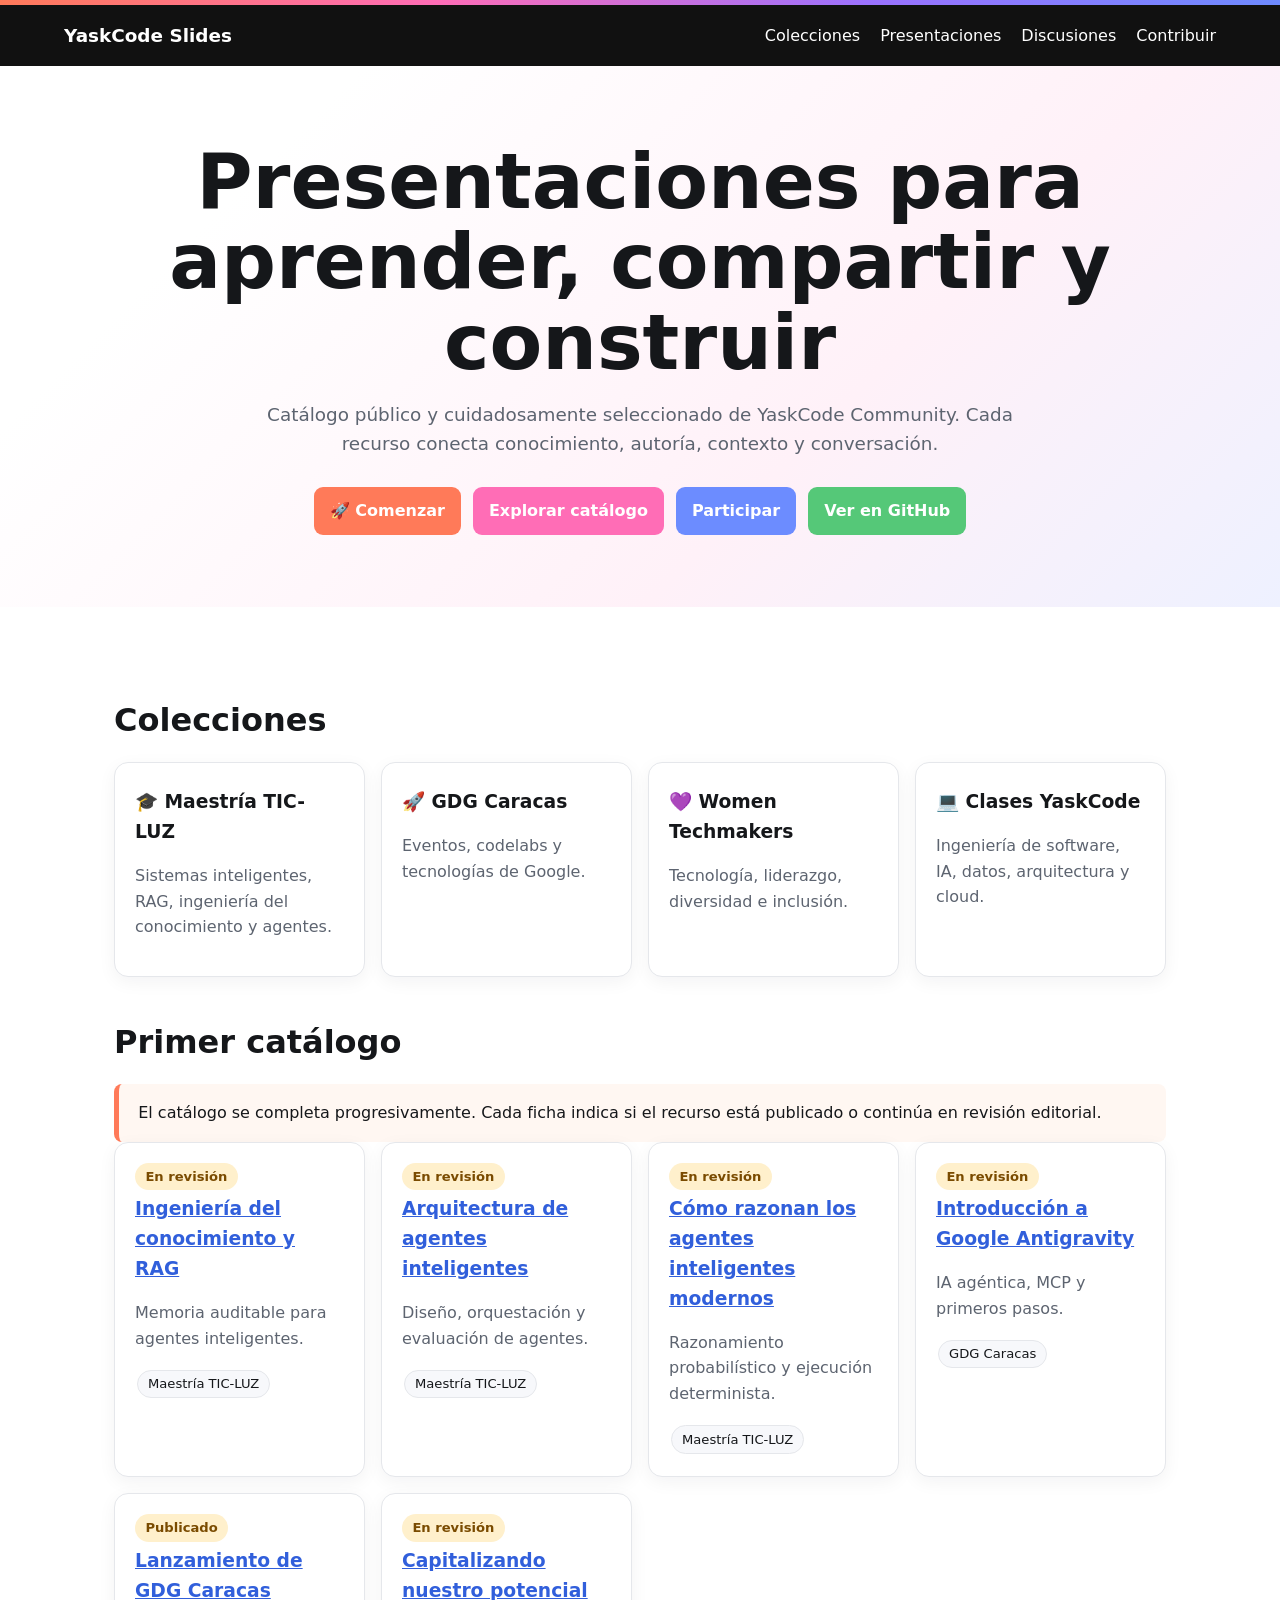
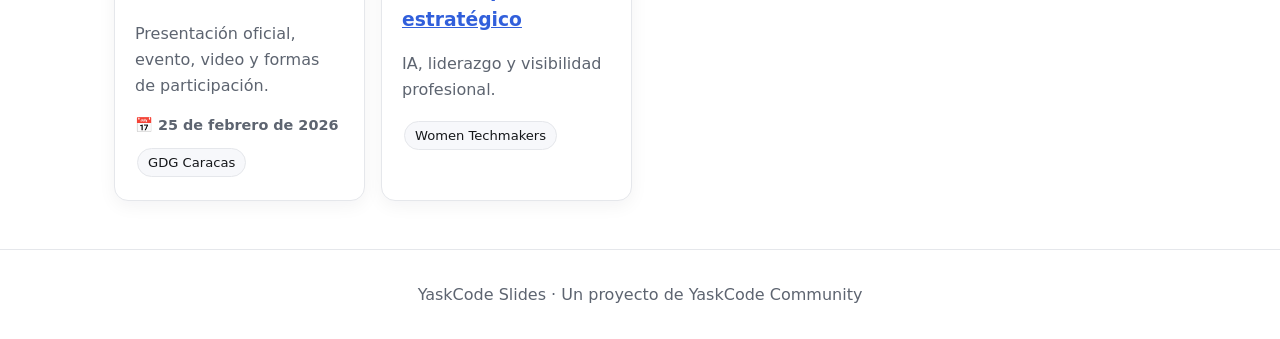
<file: docs/index.html>
<!doctype html><html lang="es"><head><meta charset="utf-8"><meta name="viewport" content="width=device-width,initial-scale=1"><title>YaskCode Slides | Presentaciones educativas</title><meta name="description" content="Catálogo de presentaciones educativas sobre inteligencia artificial, ingeniería de software, datos, cloud y comunidades tecnológicas."><link rel="canonical" href="https://yaskcode-community.github.io/yaskcode-slides/"><meta property="og:title" content="YaskCode Slides"><meta property="og:description" content="Presentaciones educativas para aprender, compartir y construir."><meta property="og:type" content="website"><meta property="og:url" content="https://yaskcode-community.github.io/yaskcode-slides/"><link rel="stylesheet" href="assets/styles.css"></head><body><header><nav><strong>YaskCode Slides</strong><a href="#colecciones">Colecciones</a><a href="#presentaciones">Presentaciones</a><a href="https://github.com/orgs/YaskCode-community/discussions">Discusiones</a><a href="https://github.com/YaskCode-community/yaskcode-slides/blob/main/SUBMISSION_GUIDE.md">Contribuir</a></nav></header><section class="hero"><h1>Presentaciones para aprender, compartir y construir</h1><p>Catálogo público y cuidadosamente seleccionado de YaskCode Community. Cada recurso conecta conocimiento, autoría, contexto y conversación.</p><div class="actions"><a class="button orange" href="https://github.com/orgs/YaskCode-community/discussions/2">🚀 Comenzar</a><a class="button pink" href="#presentaciones">Explorar catálogo</a><a class="button" href="https://github.com/orgs/YaskCode-community/discussions">Participar</a><a class="button green" href="https://github.com/YaskCode-community/yaskcode-slides">Ver en GitHub</a></div></section><main><section id="colecciones"><h2>Colecciones</h2><div class="collections"><article class="card"><h3>🎓 Maestría TIC-LUZ</h3><p>Sistemas inteligentes, RAG, ingeniería del conocimiento y agentes.</p></article><article class="card"><h3>🚀 GDG Caracas</h3><p>Eventos, codelabs y tecnologías de Google.</p></article><article class="card"><h3>💜 Women Techmakers</h3><p>Tecnología, liderazgo, diversidad e inclusión.</p></article><article class="card"><h3>💻 Clases YaskCode</h3><p>Ingeniería de software, IA, datos, arquitectura y cloud.</p></article></div></section><section id="presentaciones"><h2>Primer catálogo</h2><div class="notice">El catálogo se completa progresivamente. Cada ficha indica si el recurso está publicado o continúa en revisión editorial.</div><div class="cards"><article class="card"><span class="status">En revisión</span><h3><a href="presentations/ingenieria-del-conocimiento-rag/">Ingeniería del conocimiento y RAG</a></h3><p>Memoria auditable para agentes inteligentes.</p><span class="tag">Maestría TIC-LUZ</span></article><article class="card"><span class="status">En revisión</span><h3><a href="presentations/arquitectura-agentes-inteligentes/">Arquitectura de agentes inteligentes</a></h3><p>Diseño, orquestación y evaluación de agentes.</p><span class="tag">Maestría TIC-LUZ</span></article><article class="card"><span class="status">En revisión</span><h3><a href="presentations/como-razonan-agentes-inteligentes/">Cómo razonan los agentes inteligentes modernos</a></h3><p>Razonamiento probabilístico y ejecución determinista.</p><span class="tag">Maestría TIC-LUZ</span></article><article class="card"><span class="status">En revisión</span><h3><a href="presentations/introduccion-google-antigravity/">Introducción a Google Antigravity</a></h3><p>IA agéntica, MCP y primeros pasos.</p><span class="tag">GDG Caracas</span></article><article class="card"><span class="status">Publicado</span><h3><a href="presentations/lanzamiento-gdg-caracas/">Lanzamiento de GDG Caracas</a></h3><p>Presentación oficial, evento, video y formas de participación.</p><p class="card-date"><span aria-hidden="true">📅</span> <time datetime="2026-02-25">25 de febrero de 2026</time></p><span class="tag">GDG Caracas</span></article><article class="card"><span class="status">En revisión</span><h3><a href="presentations/capitalizando-potencial-estrategico/">Capitalizando nuestro potencial estratégico</a></h3><p>IA, liderazgo y visibilidad profesional.</p><span class="tag">Women Techmakers</span></article></div></section></main><footer>YaskCode Slides · Un proyecto de YaskCode Community</footer></body></html>
</file>
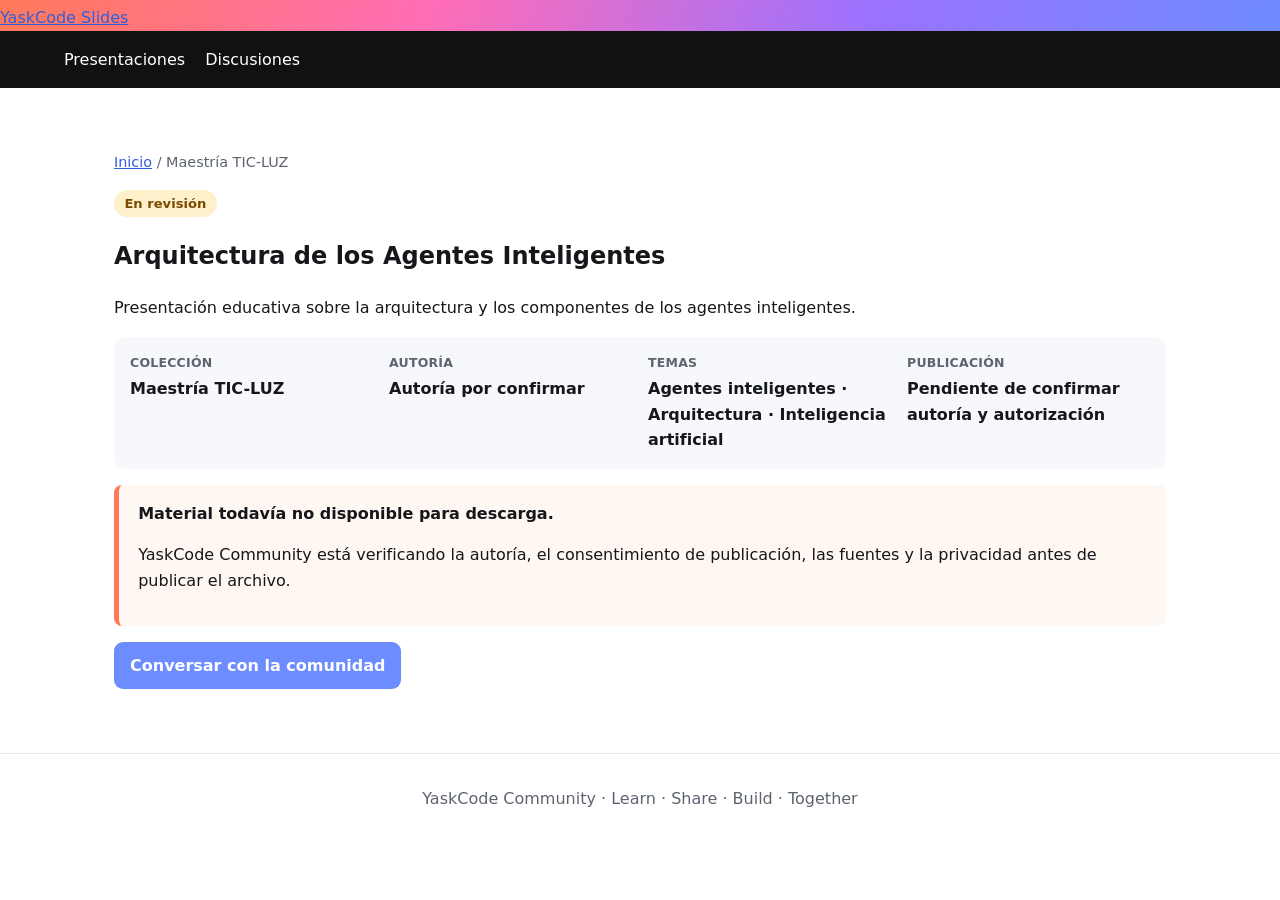
<file: docs/presentations/arquitectura-agentes-inteligentes/index.html>
<!doctype html>
<html lang="es">
<head>
  <meta charset="utf-8">
  <meta name="viewport" content="width=device-width,initial-scale=1">
  <title>Arquitectura de los Agentes Inteligentes | YaskCode Slides</title>
  <meta name="description" content="Presentación educativa sobre la arquitectura y los componentes de los agentes inteligentes.">
  <link rel="canonical" href="https://yaskcode-community.github.io/yaskcode-slides/presentations/arquitectura-agentes-inteligentes/">
  <meta property="og:type" content="article">
  <meta property="og:title" content="Arquitectura de los Agentes Inteligentes | YaskCode Slides">
  <meta property="og:description" content="Presentación educativa sobre la arquitectura y los componentes de los agentes inteligentes.">
  <meta property="og:url" content="https://yaskcode-community.github.io/yaskcode-slides/presentations/arquitectura-agentes-inteligentes/">
  <link rel="stylesheet" href="../../assets/styles.css">
</head>
<body>
  <header class="site-header">
    <a class="brand" href="../../">YaskCode Slides</a>
    <nav><a href="../../#presentaciones">Presentaciones</a> <a href="https://github.com/orgs/YaskCode-community/discussions">Discusiones</a></nav>
  </header>
  <main class="container">
    <p class="breadcrumb"><a href="../../">Inicio</a> / Maestría TIC-LUZ</p>
    <article>
      <span class="status">En revisión</span>
      <h1>Arquitectura de los Agentes Inteligentes</h1>
      <p class="lead">Presentación educativa sobre la arquitectura y los componentes de los agentes inteligentes.</p>
      <dl class="meta">
        <div><dt>Colección</dt><dd>Maestría TIC-LUZ</dd></div>
        <div><dt>Autoría</dt><dd>Autoría por confirmar</dd></div>
        <div><dt>Temas</dt><dd>Agentes inteligentes · Arquitectura · Inteligencia artificial</dd></div>
        <div><dt>Publicación</dt><dd>Pendiente de confirmar autoría y autorización</dd></div>
      </dl>
      <div class="notice">
        <strong>Material todavía no disponible para descarga.</strong>
        <p>YaskCode Community está verificando la autoría, el consentimiento de publicación, las fuentes y la privacidad antes de publicar el archivo.</p>
      </div>
      <p><a class="button purple" href="https://github.com/orgs/YaskCode-community/discussions">Conversar con la comunidad</a></p>
    </article>
  </main>
  <footer class="site-footer">YaskCode Community · Learn · Share · Build · Together</footer>
</body>
</html>
</file>
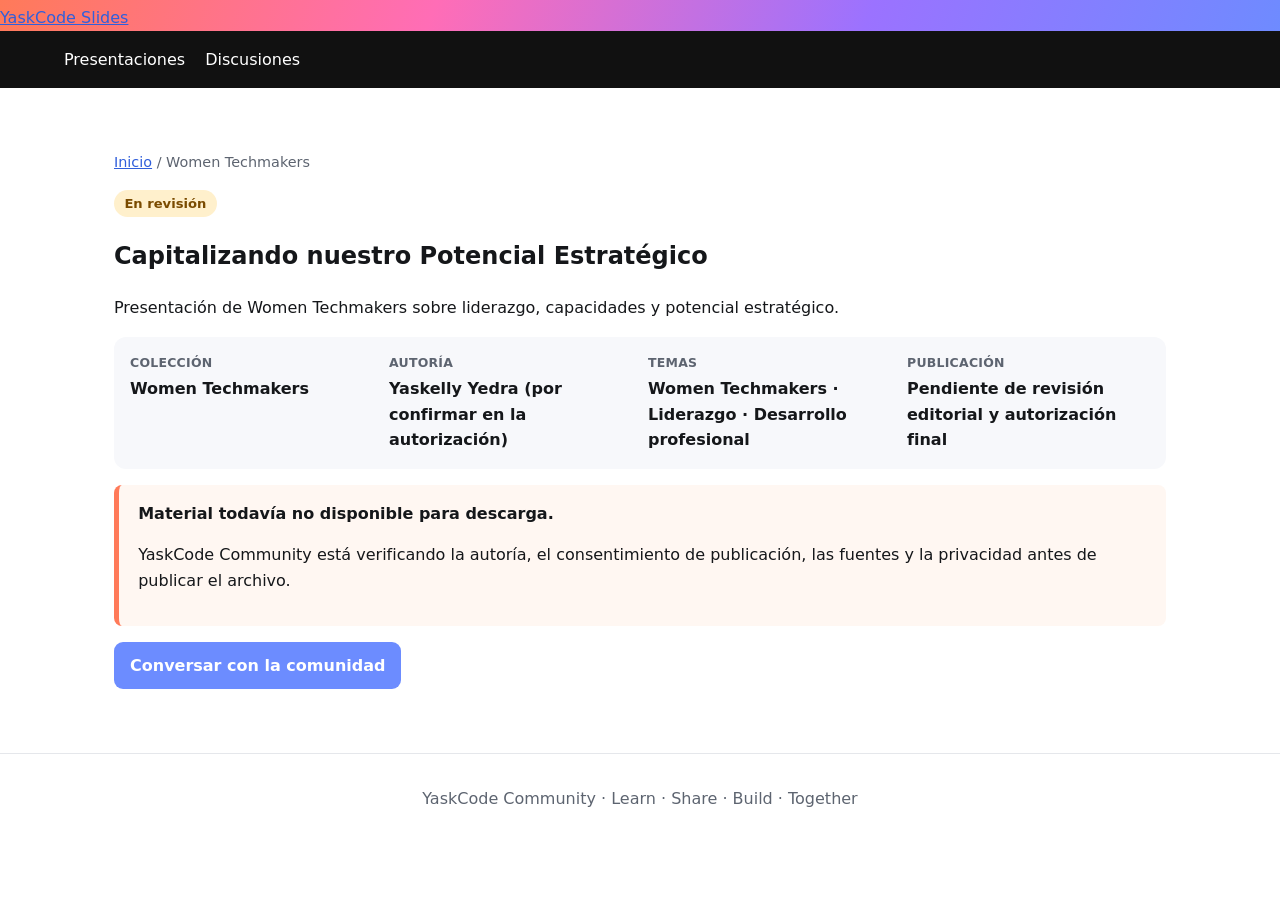
<file: docs/presentations/capitalizando-potencial-estrategico/index.html>
<!doctype html>
<html lang="es">
<head>
  <meta charset="utf-8">
  <meta name="viewport" content="width=device-width,initial-scale=1">
  <title>Capitalizando nuestro Potencial Estratégico | YaskCode Slides</title>
  <meta name="description" content="Presentación de Women Techmakers sobre liderazgo, capacidades y potencial estratégico.">
  <link rel="canonical" href="https://yaskcode-community.github.io/yaskcode-slides/presentations/capitalizando-potencial-estrategico/">
  <meta property="og:type" content="article">
  <meta property="og:title" content="Capitalizando nuestro Potencial Estratégico | YaskCode Slides">
  <meta property="og:description" content="Presentación de Women Techmakers sobre liderazgo, capacidades y potencial estratégico.">
  <meta property="og:url" content="https://yaskcode-community.github.io/yaskcode-slides/presentations/capitalizando-potencial-estrategico/">
  <link rel="stylesheet" href="../../assets/styles.css">
</head>
<body>
  <header class="site-header">
    <a class="brand" href="../../">YaskCode Slides</a>
    <nav><a href="../../#presentaciones">Presentaciones</a> <a href="https://github.com/orgs/YaskCode-community/discussions">Discusiones</a></nav>
  </header>
  <main class="container">
    <p class="breadcrumb"><a href="../../">Inicio</a> / Women Techmakers</p>
    <article>
      <span class="status">En revisión</span>
      <h1>Capitalizando nuestro Potencial Estratégico</h1>
      <p class="lead">Presentación de Women Techmakers sobre liderazgo, capacidades y potencial estratégico.</p>
      <dl class="meta">
        <div><dt>Colección</dt><dd>Women Techmakers</dd></div>
        <div><dt>Autoría</dt><dd>Yaskelly Yedra (por confirmar en la autorización)</dd></div>
        <div><dt>Temas</dt><dd>Women Techmakers · Liderazgo · Desarrollo profesional</dd></div>
        <div><dt>Publicación</dt><dd>Pendiente de revisión editorial y autorización final</dd></div>
      </dl>
      <div class="notice">
        <strong>Material todavía no disponible para descarga.</strong>
        <p>YaskCode Community está verificando la autoría, el consentimiento de publicación, las fuentes y la privacidad antes de publicar el archivo.</p>
      </div>
      <p><a class="button purple" href="https://github.com/orgs/YaskCode-community/discussions">Conversar con la comunidad</a></p>
    </article>
  </main>
  <footer class="site-footer">YaskCode Community · Learn · Share · Build · Together</footer>
</body>
</html>
</file>
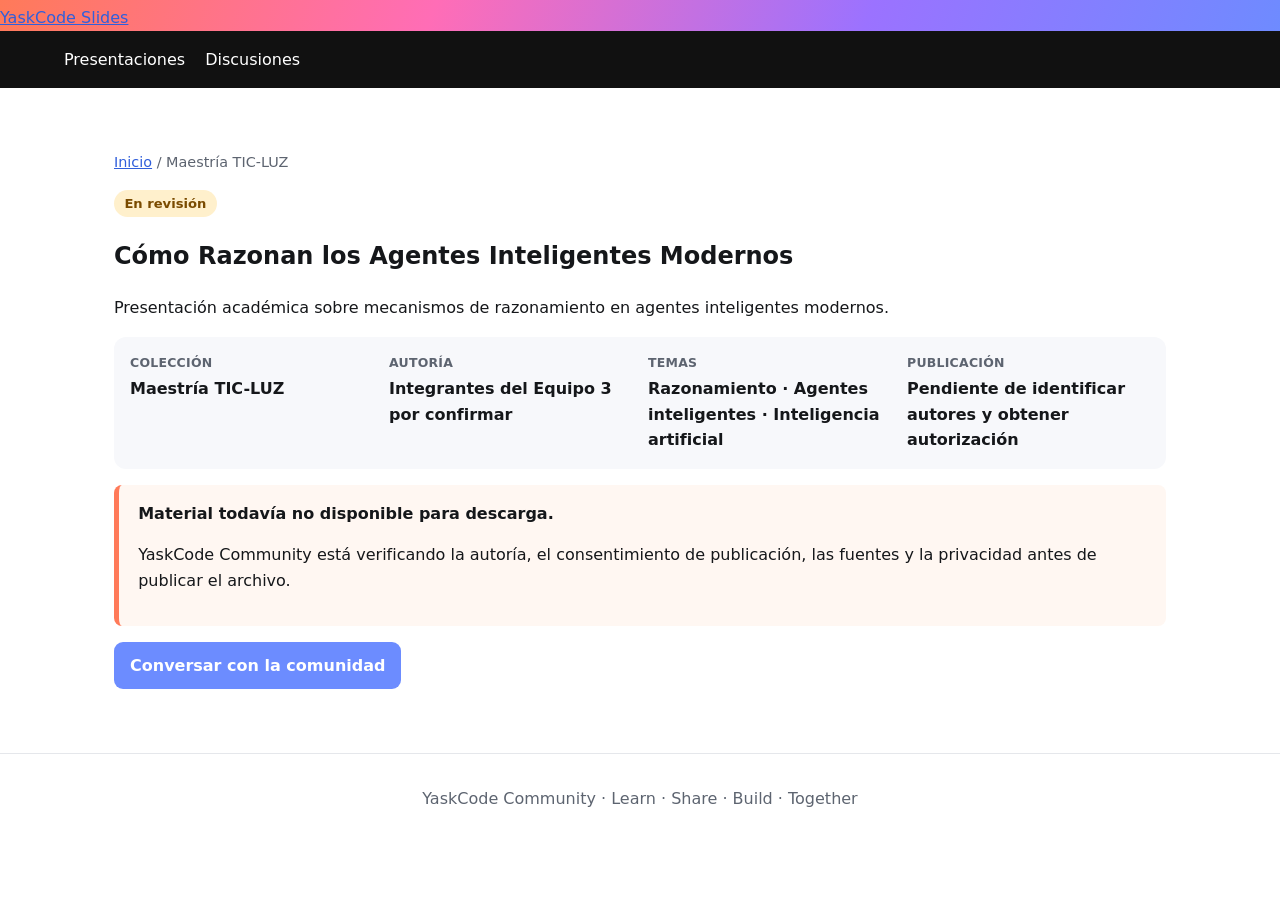
<file: docs/presentations/como-razonan-agentes-inteligentes/index.html>
<!doctype html>
<html lang="es">
<head>
  <meta charset="utf-8">
  <meta name="viewport" content="width=device-width,initial-scale=1">
  <title>Cómo Razonan los Agentes Inteligentes Modernos | YaskCode Slides</title>
  <meta name="description" content="Presentación académica sobre mecanismos de razonamiento en agentes inteligentes modernos.">
  <link rel="canonical" href="https://yaskcode-community.github.io/yaskcode-slides/presentations/como-razonan-agentes-inteligentes/">
  <meta property="og:type" content="article">
  <meta property="og:title" content="Cómo Razonan los Agentes Inteligentes Modernos | YaskCode Slides">
  <meta property="og:description" content="Presentación académica sobre mecanismos de razonamiento en agentes inteligentes modernos.">
  <meta property="og:url" content="https://yaskcode-community.github.io/yaskcode-slides/presentations/como-razonan-agentes-inteligentes/">
  <link rel="stylesheet" href="../../assets/styles.css">
</head>
<body>
  <header class="site-header">
    <a class="brand" href="../../">YaskCode Slides</a>
    <nav><a href="../../#presentaciones">Presentaciones</a> <a href="https://github.com/orgs/YaskCode-community/discussions">Discusiones</a></nav>
  </header>
  <main class="container">
    <p class="breadcrumb"><a href="../../">Inicio</a> / Maestría TIC-LUZ</p>
    <article>
      <span class="status">En revisión</span>
      <h1>Cómo Razonan los Agentes Inteligentes Modernos</h1>
      <p class="lead">Presentación académica sobre mecanismos de razonamiento en agentes inteligentes modernos.</p>
      <dl class="meta">
        <div><dt>Colección</dt><dd>Maestría TIC-LUZ</dd></div>
        <div><dt>Autoría</dt><dd>Integrantes del Equipo 3 por confirmar</dd></div>
        <div><dt>Temas</dt><dd>Razonamiento · Agentes inteligentes · Inteligencia artificial</dd></div>
        <div><dt>Publicación</dt><dd>Pendiente de identificar autores y obtener autorización</dd></div>
      </dl>
      <div class="notice">
        <strong>Material todavía no disponible para descarga.</strong>
        <p>YaskCode Community está verificando la autoría, el consentimiento de publicación, las fuentes y la privacidad antes de publicar el archivo.</p>
      </div>
      <p><a class="button purple" href="https://github.com/orgs/YaskCode-community/discussions">Conversar con la comunidad</a></p>
    </article>
  </main>
  <footer class="site-footer">YaskCode Community · Learn · Share · Build · Together</footer>
</body>
</html>
</file>
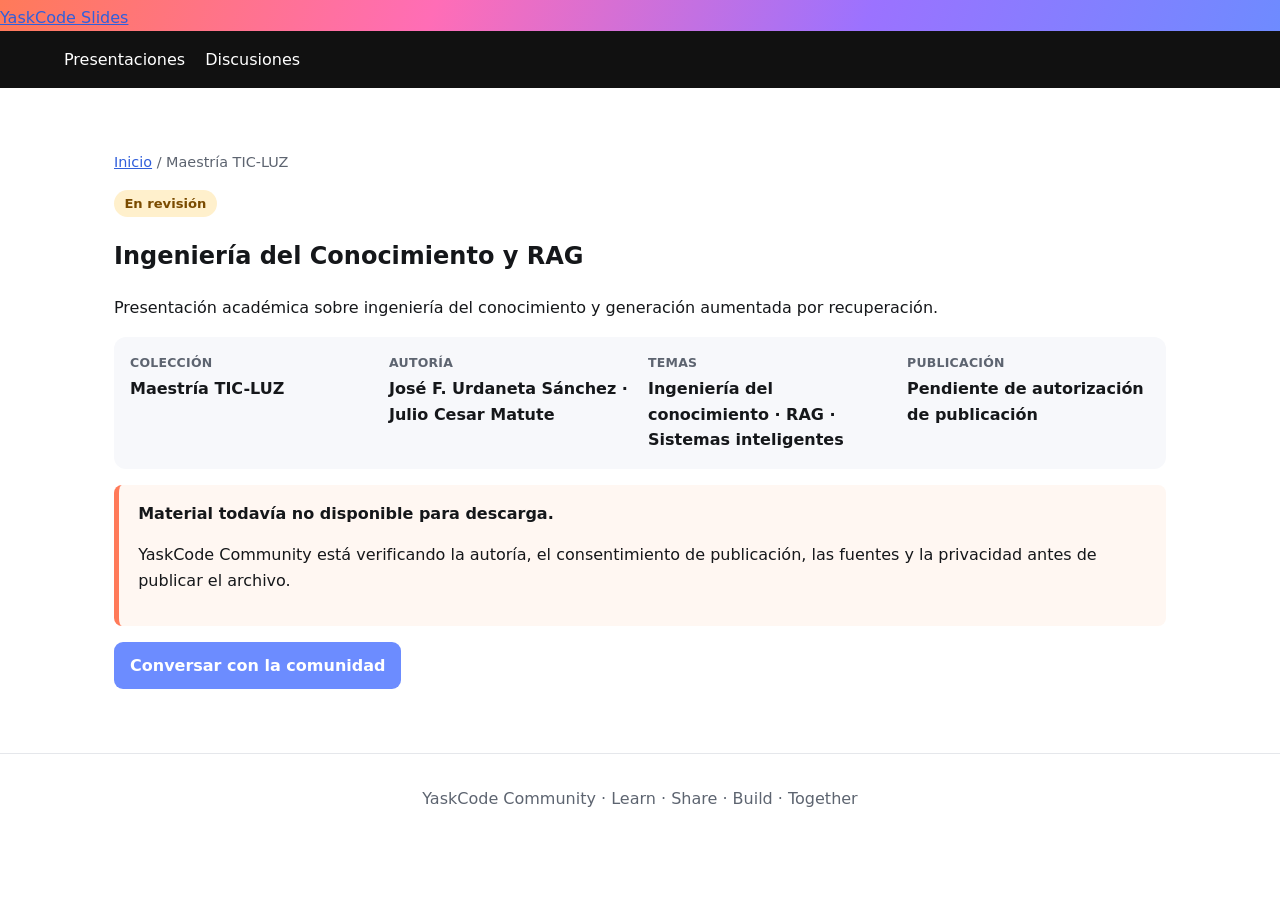
<file: docs/presentations/ingenieria-del-conocimiento-rag/index.html>
<!doctype html>
<html lang="es">
<head>
  <meta charset="utf-8">
  <meta name="viewport" content="width=device-width,initial-scale=1">
  <title>Ingeniería del Conocimiento y RAG | YaskCode Slides</title>
  <meta name="description" content="Presentación académica sobre ingeniería del conocimiento y generación aumentada por recuperación.">
  <link rel="canonical" href="https://yaskcode-community.github.io/yaskcode-slides/presentations/ingenieria-del-conocimiento-rag/">
  <meta property="og:type" content="article">
  <meta property="og:title" content="Ingeniería del Conocimiento y RAG | YaskCode Slides">
  <meta property="og:description" content="Presentación académica sobre ingeniería del conocimiento y generación aumentada por recuperación.">
  <meta property="og:url" content="https://yaskcode-community.github.io/yaskcode-slides/presentations/ingenieria-del-conocimiento-rag/">
  <link rel="stylesheet" href="../../assets/styles.css">
</head>
<body>
  <header class="site-header">
    <a class="brand" href="../../">YaskCode Slides</a>
    <nav><a href="../../#presentaciones">Presentaciones</a> <a href="https://github.com/orgs/YaskCode-community/discussions">Discusiones</a></nav>
  </header>
  <main class="container">
    <p class="breadcrumb"><a href="../../">Inicio</a> / Maestría TIC-LUZ</p>
    <article>
      <span class="status">En revisión</span>
      <h1>Ingeniería del Conocimiento y RAG</h1>
      <p class="lead">Presentación académica sobre ingeniería del conocimiento y generación aumentada por recuperación.</p>
      <dl class="meta">
        <div><dt>Colección</dt><dd>Maestría TIC-LUZ</dd></div>
        <div><dt>Autoría</dt><dd>José F. Urdaneta Sánchez · Julio Cesar Matute</dd></div>
        <div><dt>Temas</dt><dd>Ingeniería del conocimiento · RAG · Sistemas inteligentes</dd></div>
        <div><dt>Publicación</dt><dd>Pendiente de autorización de publicación</dd></div>
      </dl>
      <div class="notice">
        <strong>Material todavía no disponible para descarga.</strong>
        <p>YaskCode Community está verificando la autoría, el consentimiento de publicación, las fuentes y la privacidad antes de publicar el archivo.</p>
      </div>
      <p><a class="button purple" href="https://github.com/orgs/YaskCode-community/discussions">Conversar con la comunidad</a></p>
    </article>
  </main>
  <footer class="site-footer">YaskCode Community · Learn · Share · Build · Together</footer>
</body>
</html>
</file>
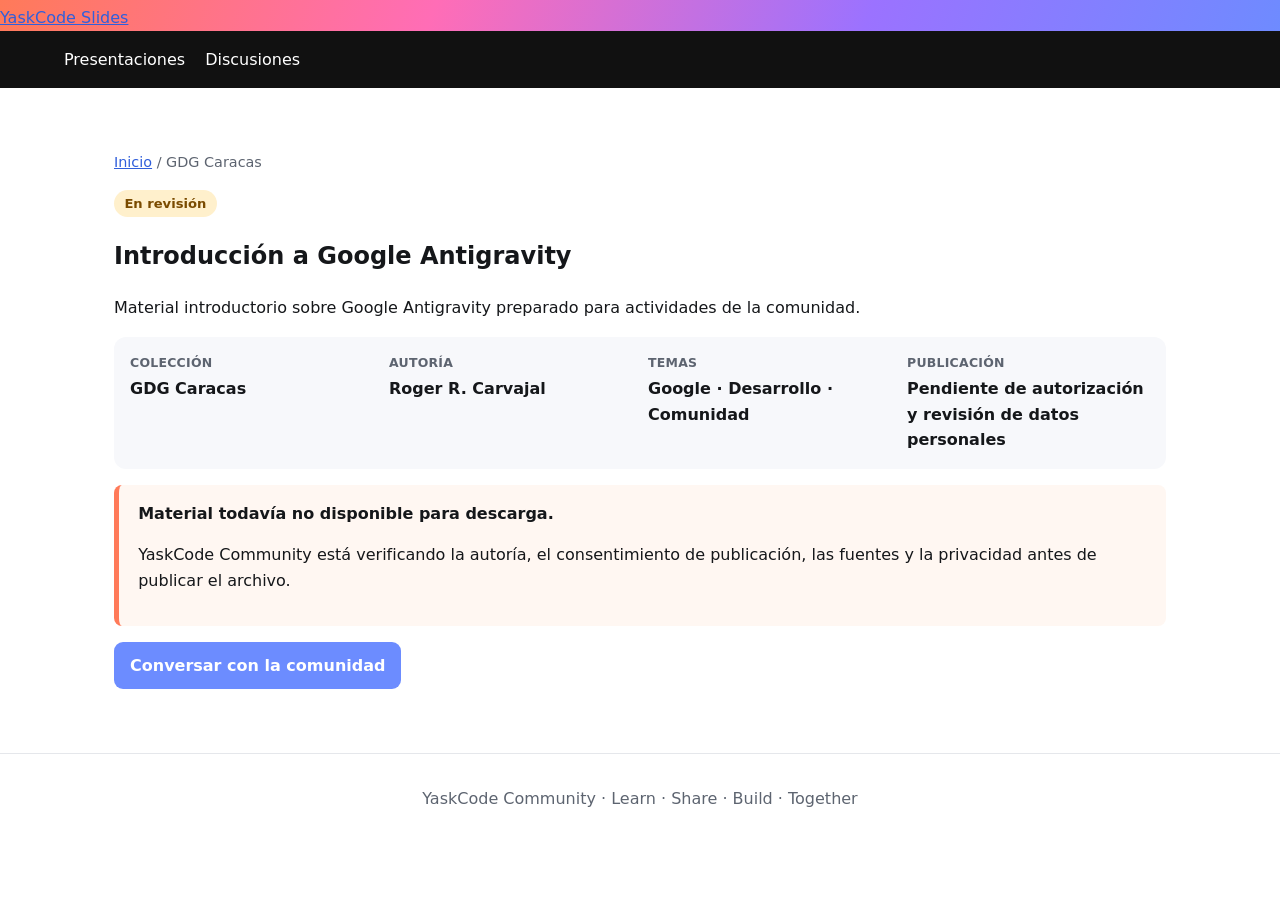
<file: docs/presentations/introduccion-google-antigravity/index.html>
<!doctype html>
<html lang="es">
<head>
  <meta charset="utf-8">
  <meta name="viewport" content="width=device-width,initial-scale=1">
  <title>Introducción a Google Antigravity | YaskCode Slides</title>
  <meta name="description" content="Material introductorio sobre Google Antigravity preparado para actividades de la comunidad.">
  <link rel="canonical" href="https://yaskcode-community.github.io/yaskcode-slides/presentations/introduccion-google-antigravity/">
  <meta property="og:type" content="article">
  <meta property="og:title" content="Introducción a Google Antigravity | YaskCode Slides">
  <meta property="og:description" content="Material introductorio sobre Google Antigravity preparado para actividades de la comunidad.">
  <meta property="og:url" content="https://yaskcode-community.github.io/yaskcode-slides/presentations/introduccion-google-antigravity/">
  <link rel="stylesheet" href="../../assets/styles.css">
</head>
<body>
  <header class="site-header">
    <a class="brand" href="../../">YaskCode Slides</a>
    <nav><a href="../../#presentaciones">Presentaciones</a> <a href="https://github.com/orgs/YaskCode-community/discussions">Discusiones</a></nav>
  </header>
  <main class="container">
    <p class="breadcrumb"><a href="../../">Inicio</a> / GDG Caracas</p>
    <article>
      <span class="status">En revisión</span>
      <h1>Introducción a Google Antigravity</h1>
      <p class="lead">Material introductorio sobre Google Antigravity preparado para actividades de la comunidad.</p>
      <dl class="meta">
        <div><dt>Colección</dt><dd>GDG Caracas</dd></div>
        <div><dt>Autoría</dt><dd>Roger R. Carvajal</dd></div>
        <div><dt>Temas</dt><dd>Google · Desarrollo · Comunidad</dd></div>
        <div><dt>Publicación</dt><dd>Pendiente de autorización y revisión de datos personales</dd></div>
      </dl>
      <div class="notice">
        <strong>Material todavía no disponible para descarga.</strong>
        <p>YaskCode Community está verificando la autoría, el consentimiento de publicación, las fuentes y la privacidad antes de publicar el archivo.</p>
      </div>
      <p><a class="button purple" href="https://github.com/orgs/YaskCode-community/discussions">Conversar con la comunidad</a></p>
    </article>
  </main>
  <footer class="site-footer">YaskCode Community · Learn · Share · Build · Together</footer>
</body>
</html>
</file>
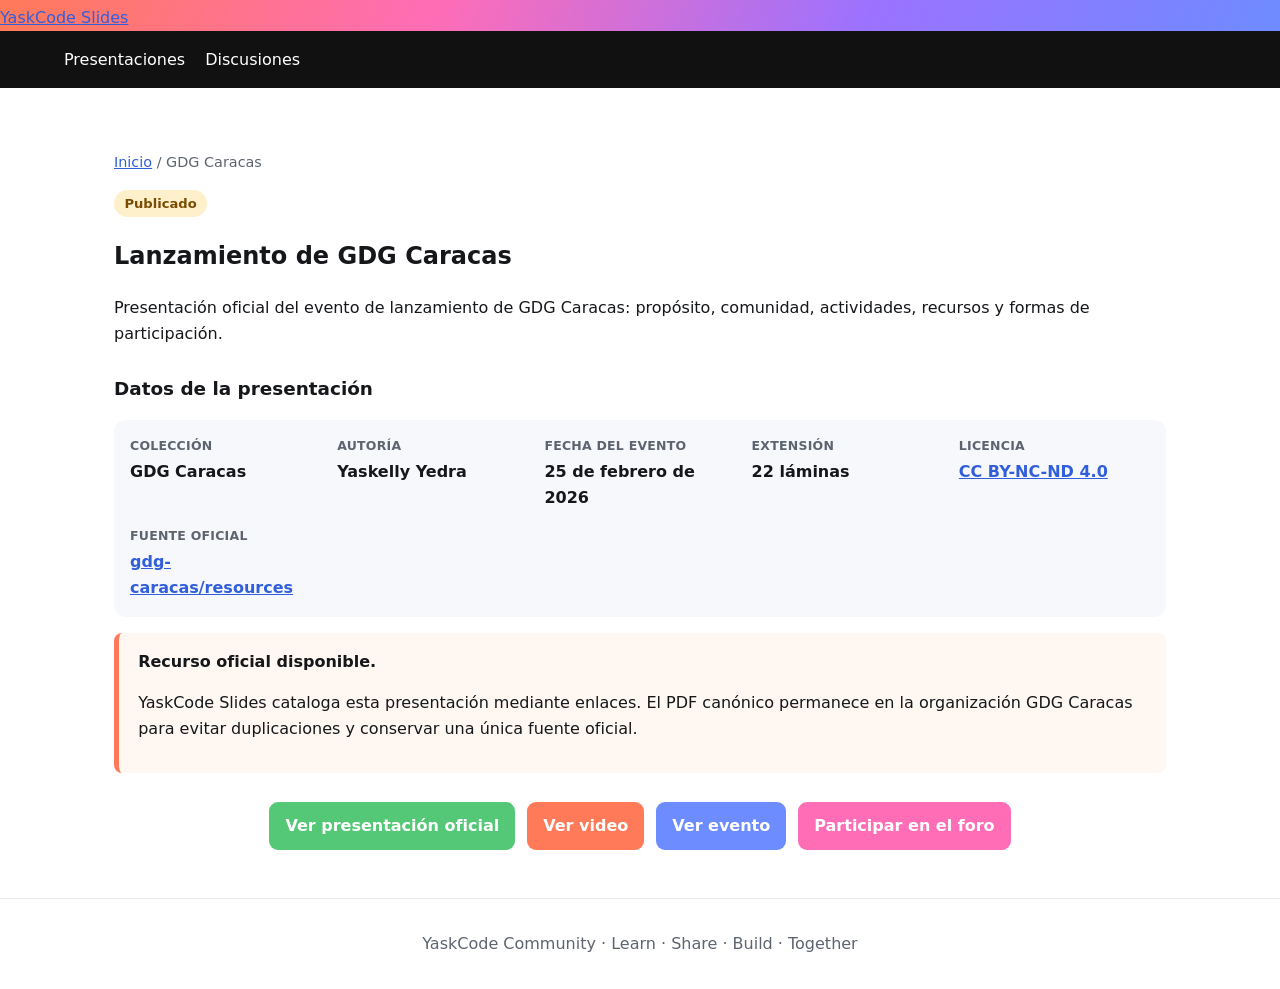
<file: docs/presentations/lanzamiento-gdg-caracas/index.html>
<!doctype html>
<html lang="es">
<head>
  <meta charset="utf-8">
  <meta name="viewport" content="width=device-width,initial-scale=1">
  <title>Lanzamiento de GDG Caracas | YaskCode Slides</title>
  <meta name="description" content="Presentación oficial del evento de lanzamiento de GDG Caracas: propósito, comunidad, actividades y formas de participación.">
  <link rel="canonical" href="https://yaskcode-community.github.io/yaskcode-slides/presentations/lanzamiento-gdg-caracas/">
  <meta property="og:type" content="article">
  <meta property="og:title" content="Lanzamiento de GDG Caracas | YaskCode Slides">
  <meta property="og:description" content="Presentación oficial del evento de lanzamiento de GDG Caracas.">
  <meta property="og:url" content="https://yaskcode-community.github.io/yaskcode-slides/presentations/lanzamiento-gdg-caracas/">
  <link rel="stylesheet" href="../../assets/styles.css">
</head>
<body>
  <header class="site-header">
    <a class="brand" href="../../">YaskCode Slides</a>
    <nav><a href="../../#presentaciones">Presentaciones</a> <a href="https://github.com/orgs/YaskCode-community/discussions">Discusiones</a></nav>
  </header>
  <main class="container">
    <p class="breadcrumb"><a href="../../">Inicio</a> / GDG Caracas</p>
    <article>
      <span class="status">Publicado</span>
      <h1>Lanzamiento de GDG Caracas</h1>
      <p class="lead">Presentación oficial del evento de lanzamiento de GDG Caracas: propósito, comunidad, actividades, recursos y formas de participación.</p>
      <h2 class="section-heading">Datos de la presentación</h2>
      <dl class="meta">
        <div><dt>Colección</dt><dd>GDG Caracas</dd></div>
        <div><dt>Autoría</dt><dd>Yaskelly Yedra</dd></div>
        <div><dt>Fecha del evento</dt><dd><time datetime="2026-02-25">25 de febrero de 2026</time></dd></div>
        <div><dt>Extensión</dt><dd>22 láminas</dd></div>
        <div><dt>Licencia</dt><dd><a href="https://creativecommons.org/licenses/by-nc-nd/4.0/deed.es">CC BY-NC-ND 4.0</a></dd></div>
        <div><dt>Fuente oficial</dt><dd><a href="https://github.com/gdg-caracas/resources">gdg-caracas/resources</a></dd></div>
      </dl>
      <div class="notice">
        <strong>Recurso oficial disponible.</strong>
        <p>YaskCode Slides cataloga esta presentación mediante enlaces. El PDF canónico permanece en la organización GDG Caracas para evitar duplicaciones y conservar una única fuente oficial.</p>
      </div>
      <div class="actions">
        <a class="button green" href="https://github.com/gdg-caracas/resources/blob/main/presentations/2026/evento-lanzamiento-gdg-caracas/lanzamiento-gdg-caracas.pdf">Ver presentación oficial</a>
        <a class="button orange" href="https://youtu.be/9126i-RZmPY">Ver video</a>
        <a class="button" href="https://gdg.community.dev/events/details/google-gdg-caracas-presents-evento-de-lanzamiento-de-gdg-caracas/">Ver evento</a>
        <a class="button pink" href="https://github.com/orgs/gdg-caracas/discussions">Participar en el foro</a>
      </div>
    </article>
  </main>
  <footer class="site-footer">YaskCode Community · Learn · Share · Build · Together</footer>
</body>
</html>
</file>
<file: docs/assets/styles.css>
:root{--ink:#15171a;--muted:#5d6470;--line:#e5e7eb;--pink:#ff6db6;--blue:#6c8cff;--green:#55c878;--orange:#ff7a59;--purple:#9b72ff;--bg:#fff;--soft:#f7f8fb}*{box-sizing:border-box}body{margin:0;font-family:Inter,ui-sans-serif,system-ui,-apple-system,BlinkMacSystemFont,"Segoe UI",sans-serif;color:var(--ink);background:var(--bg);line-height:1.6}a{color:#315fdb}header{background:linear-gradient(110deg,var(--orange),var(--pink),var(--purple),var(--blue));padding:5px 0 0}nav{background:#111;color:#fff;padding:1rem max(5vw,1rem);display:flex;gap:1.25rem;align-items:center;flex-wrap:wrap}nav strong{font-size:1.15rem;margin-right:auto}nav a{color:#fff;text-decoration:none}.hero{padding:4.5rem max(5vw,1rem);background:linear-gradient(135deg,#fff 20%,#fff1f8 65%,#eef1ff);text-align:center}.hero h1{font-size:clamp(2.2rem,6vw,4.8rem);line-height:1.05;margin:.2rem 0 1rem}.hero p{max-width:760px;margin:0 auto;color:var(--muted);font-size:1.15rem}.actions{display:flex;justify-content:center;gap:.75rem;flex-wrap:wrap;margin-top:1.8rem}.button{display:inline-block;padding:.7rem 1rem;border-radius:9px;color:#fff;text-decoration:none;font-weight:700;background:var(--blue)}.button.orange{background:var(--orange)}.button.pink{background:var(--pink)}.button.green{background:var(--green)}main{max-width:1180px;margin:auto;padding:3rem max(5vw,1rem)}h2{font-size:2rem;margin:2.5rem 0 1rem}.collections,.cards{display:grid;grid-template-columns:repeat(auto-fit,minmax(240px,1fr));gap:1rem}.card{border:1px solid var(--line);border-radius:14px;padding:1.25rem;background:#fff;box-shadow:0 5px 18px rgba(20,25,35,.05)}.card h3{margin:.25rem 0}.card p{color:var(--muted)}.card-date{margin:.75rem 0 .55rem;color:var(--ink);font-size:.9rem;font-weight:650}.tag{display:inline-block;background:var(--soft);border:1px solid var(--line);border-radius:999px;padding:.18rem .6rem;margin:.15rem;font-size:.82rem}.status{display:inline-block;color:#7a4b00;background:#fff0cc;border-radius:999px;padding:.2rem .65rem;font-size:.82rem;font-weight:700}.meta{display:grid;grid-template-columns:repeat(auto-fit,minmax(180px,1fr));gap:1rem;background:var(--soft);padding:1rem;border-radius:12px}.section-heading{font-size:1.15rem;margin:1.75rem 0 .65rem}.meta dt{color:var(--muted);font-size:.78rem;font-weight:700;letter-spacing:.02em;text-transform:uppercase}.meta dd{margin:.2rem 0 0;color:var(--ink);font-size:1rem;font-weight:650}.meta dd a{font-weight:700}.notice{border-left:5px solid var(--orange);background:#fff7f2;padding:1rem 1.2rem;border-radius:8px}.breadcrumb{font-size:.9rem;color:var(--muted);margin-bottom:1rem}footer{border-top:1px solid var(--line);padding:2rem max(5vw,1rem);text-align:center;color:var(--muted)}@media(max-width:600px){nav{align-items:flex-start}.hero{padding-top:3rem}.card{padding:1rem}}
</file>
